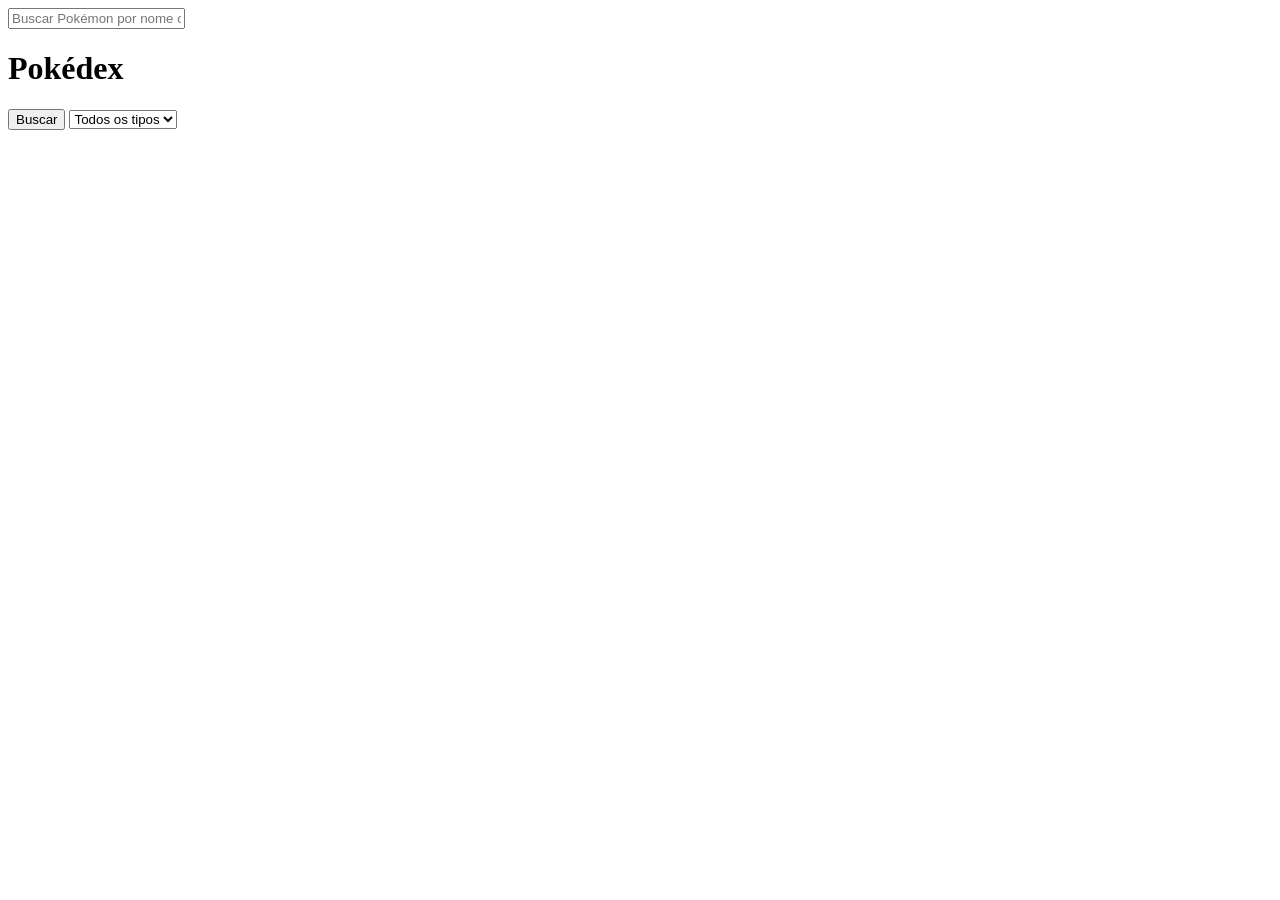
<file: aula 04/index.html>
<!DOCTYPE html>
<html lang="pt-BR">
<head>
    <meta charset="UTF-8">
    <title>Pokédex</title>
</head>
<body>

    <div class="controls">
        <input type="text" id="search" placeholder="Buscar Pokémon por nome ou ID">

        <h1>Pokédex</h1>
        <button onclick="buscarPokemon()">
            Buscar
        </button>

        <select id="typeFilter" onchange="filtrarTipo()">
            <option value="">Todos os tipos</option>
            <option value="fire">Fire</option>
            <option value="water">Water</option>
            <option value="grass">Grass</option>
            <option value="electric">Electric</option>
            <option value="psychic">Psychic</option>
            <option value="rock">Rock</option>
            <option value="ground">Ground</option>
        </select>
    </div>

    <div id="pokedex"></div>

    <script src="script.js"></script>

</body>
</html>
</file>
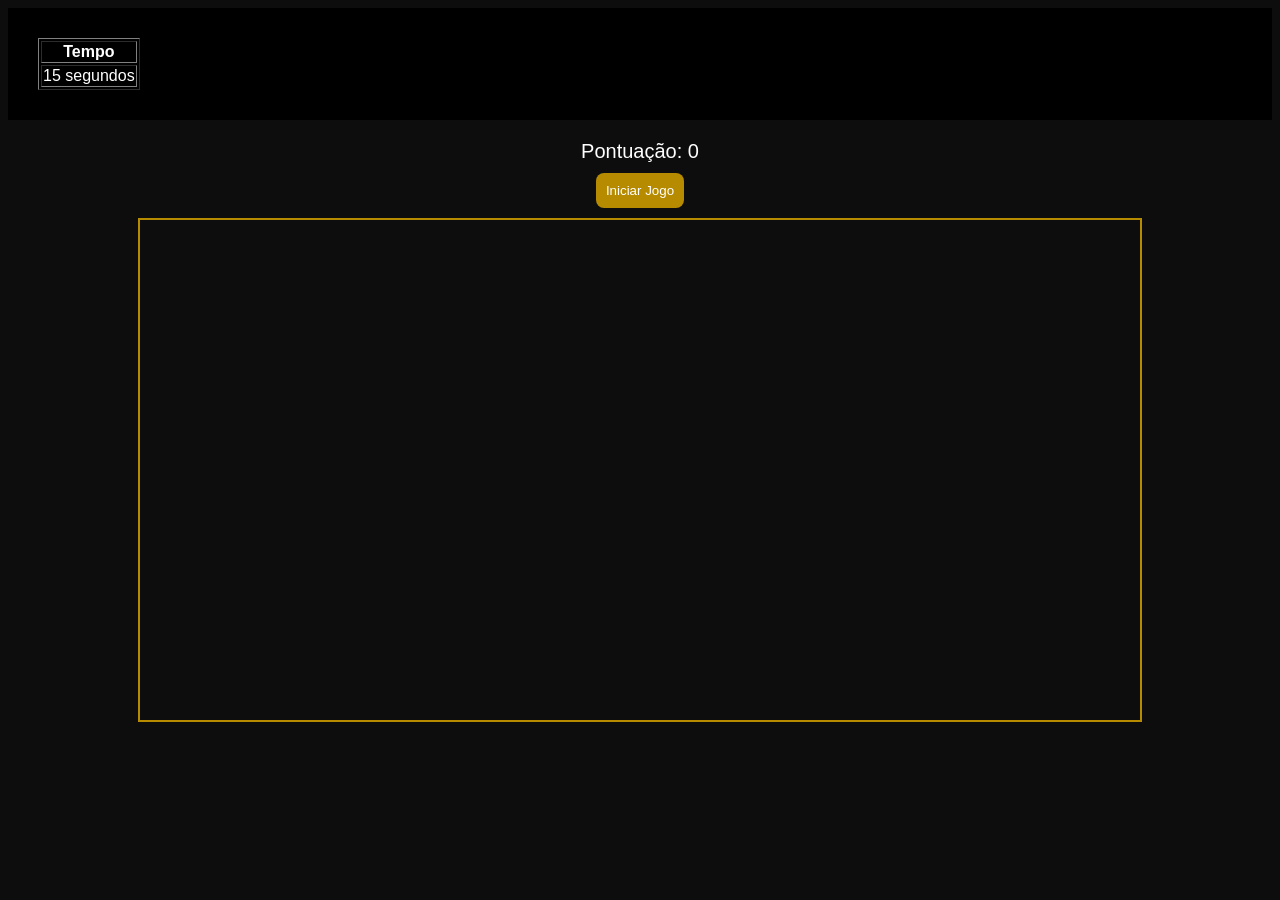
<file: aula03/index.html>
<!DOCTYPE html>
<html lang="pt-br">
<head>
    <meta charset="UTF-8">
    <title>Mask Yami</title>
    <link rel="stylesheet" href="style.css">
</head>

<body>
<header>
    <section>
        <table border="1">
            <tr>
                <th>Tempo</th>
            </tr>
            <tr>
                <td>15 segundos</td>
            </tr>
        </table>
    </section>
</header>

<main>
    <section id="game">
        <div id="pontuacao">Pontuação: 0</div>
        <button id="botaoIniciar">Iniciar Jogo</button>
        <div id="areaJogo"></div>
    </section>

</main>

<script src="script.js"></script>

</body>
</html>
</file>
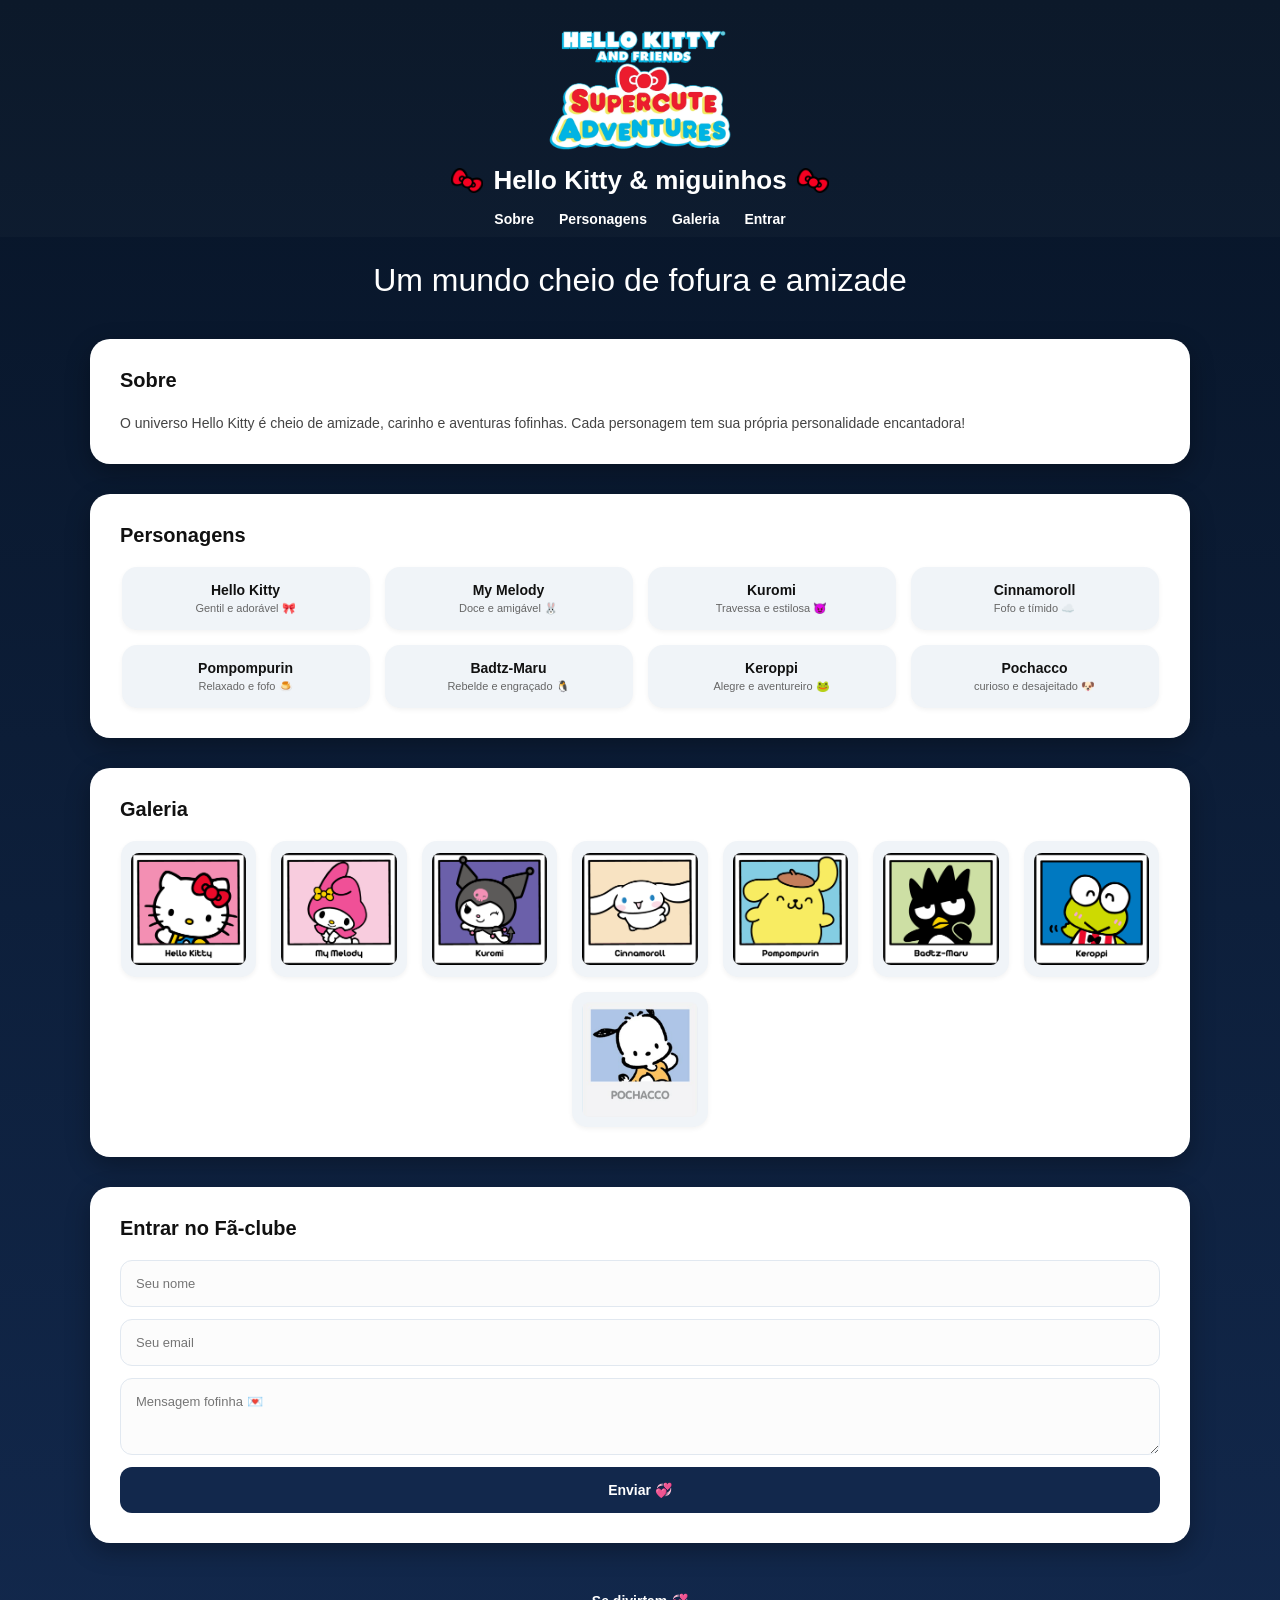
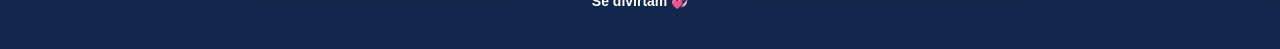
<file: Hello Kitty/index.html>
<!DOCTYPE html>
<html lang="pt-BR">
<head>
    <meta charset="UTF-8">
    <meta name="viewport" content="width=device-width, initial-scale=1.0">
    <title>Hello Kitty & miguinhos</title>
    <link rel="stylesheet" href="style.css">
</head>
<body>

    <header>
        <div class="header-container">
            <img src="logohello.png.webp" alt="Logo Hello Kitty" class="logo-grande">
            <h1>
                <img src="laço.png" alt="Laço" class="laco-titulo"> 
                Hello Kitty & miguinhos 
                <img src="laço.png" alt="Laço" class="laco-titulo">
            </h1>
            <nav>
                <a href="#sobre">Sobre</a>
                <a href="#personagens">Personagens</a>
                <a href="#galeria">Galeria</a>
                <a href="#entrar">Entrar</a>
            </nav>
        </div>
    </header>

    <main>
        <section class="banner">
            <h2>Um mundo cheio de fofura e amizade </h2>
        </section>

        <section id="sobre" class="bloco-conteudo">
            <h3>Sobre</h3>
            <p>O universo Hello Kitty é cheio de amizade, carinho e aventuras fofinhas. Cada personagem tem sua própria personalidade encantadora!</p>
        </section>

        <section id="personagens" class="bloco-conteudo">
            <h3>Personagens</h3>
            <div class="grid-botoes">
                <div class="card-btn">
                    <span class="nome-p">Hello Kitty</span>
                    <span class="desc-p">Gentil e adorável 🎀</span>
                </div>
                <div class="card-btn">
                    <span class="nome-p">My Melody</span>
                    <span class="desc-p">Doce e amigável 🐰</span>
                </div>
                <div class="card-btn">
                    <span class="nome-p">Kuromi</span>
                    <span class="desc-p">Travessa e estilosa 😈</span>
                </div>
                <div class="card-btn">
                    <span class="nome-p">Cinnamoroll</span>
                    <span class="desc-p">Fofo e tímido ☁️</span>
                </div>
                <div class="card-btn">
                    <span class="nome-p">Pompompurin</span>
                    <span class="desc-p">Relaxado e fofo 🍮</span>
                </div>
                <div class="card-btn">
                    <span class="nome-p">Badtz-Maru</span>
                    <span class="desc-p">Rebelde e engraçado 🐧</span>
                </div>
                <div class="card-btn">
                    <span class="nome-p">Keroppi</span>
                    <span class="desc-p">Alegre e aventureiro 🐸</span>
                </div>
                <div class="card-btn">
                    <span class="nome-p">Pochacco</span>
                    <span class="desc-p">curioso e desajeitado 🐶</span>
                </div>
            </div>
        </section>

        <section id="galeria" class="bloco-conteudo">
            <h3>Galeria</h3>
            <div class="grid-fotos">
                <div class="foto-box"><img src="HK.png" alt="Hello Kitty"></div>
                <div class="foto-box"><img src="MyMelody.png" alt="My Melody"></div>
                <div class="foto-box"><img src="Kuromi.png" alt="Kuromi"></div>
                <div class="foto-box"><img src="Cinna.png" alt="Cinnamoroll"></div>
                <div class="foto-box"><img src="Pompom.png" alt="Pompompurin"></div>
                <div class="foto-box"><img src="Badtz.png" alt="Badtz-Maru"></div>
                <div class="foto-box"><img src="Keroppi.png" alt="Keroppi"></div>
                <div class="foto-box"><img src="pochacco.png" alt="Pochacco"></div>
            </div>
        </section>

        <section id="entrar" class="bloco-conteudo">
            <h3>Entrar no Fã-clube</h3>
            <form class="formulario" onsubmit="return false;">
                <input type="text" placeholder="Seu nome">
                <input type="email" placeholder="Seu email">
                <textarea placeholder="Mensagem fofinha 💌" rows="3"></textarea>
                <button type="submit">Enviar 💞</button>
            </form>
        </section>
    </main>

    <footer>
        <p>Se divirtam 💞</p>
    </footer>

</body>
</html>
</file>
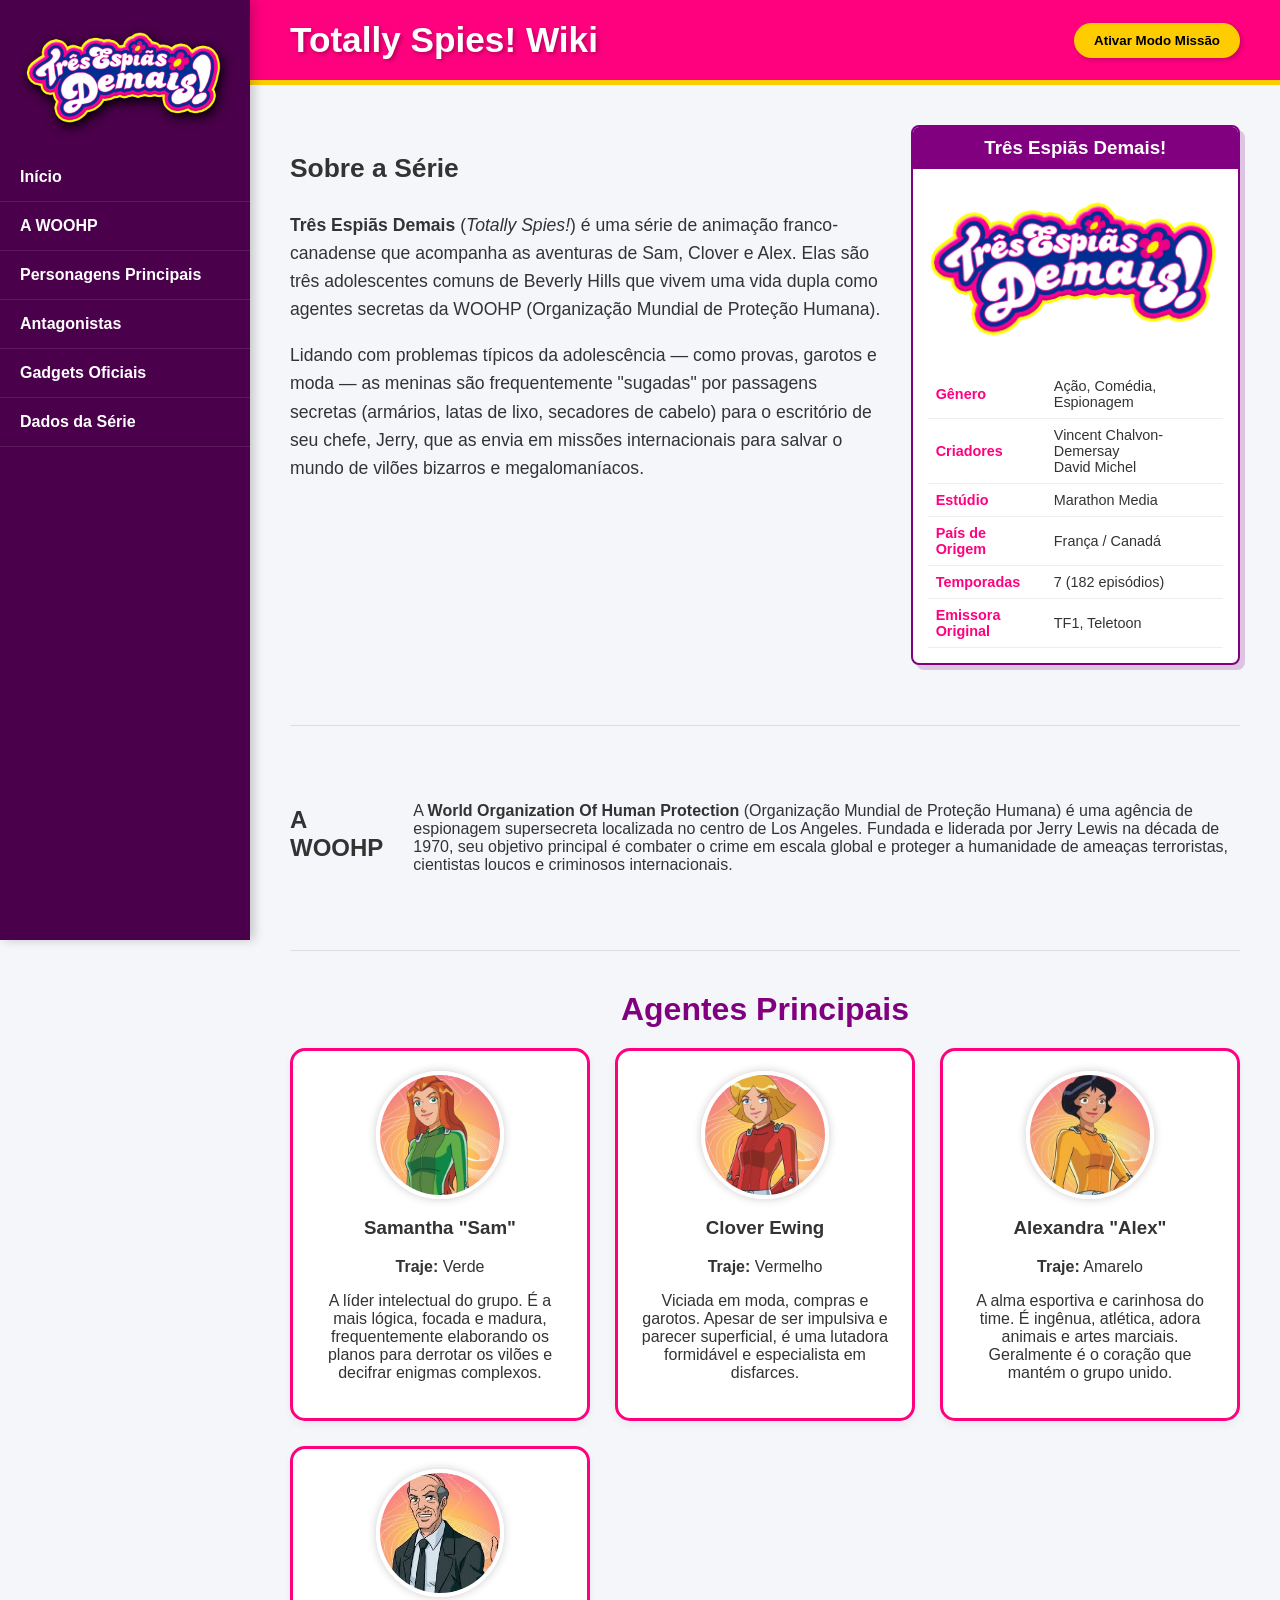
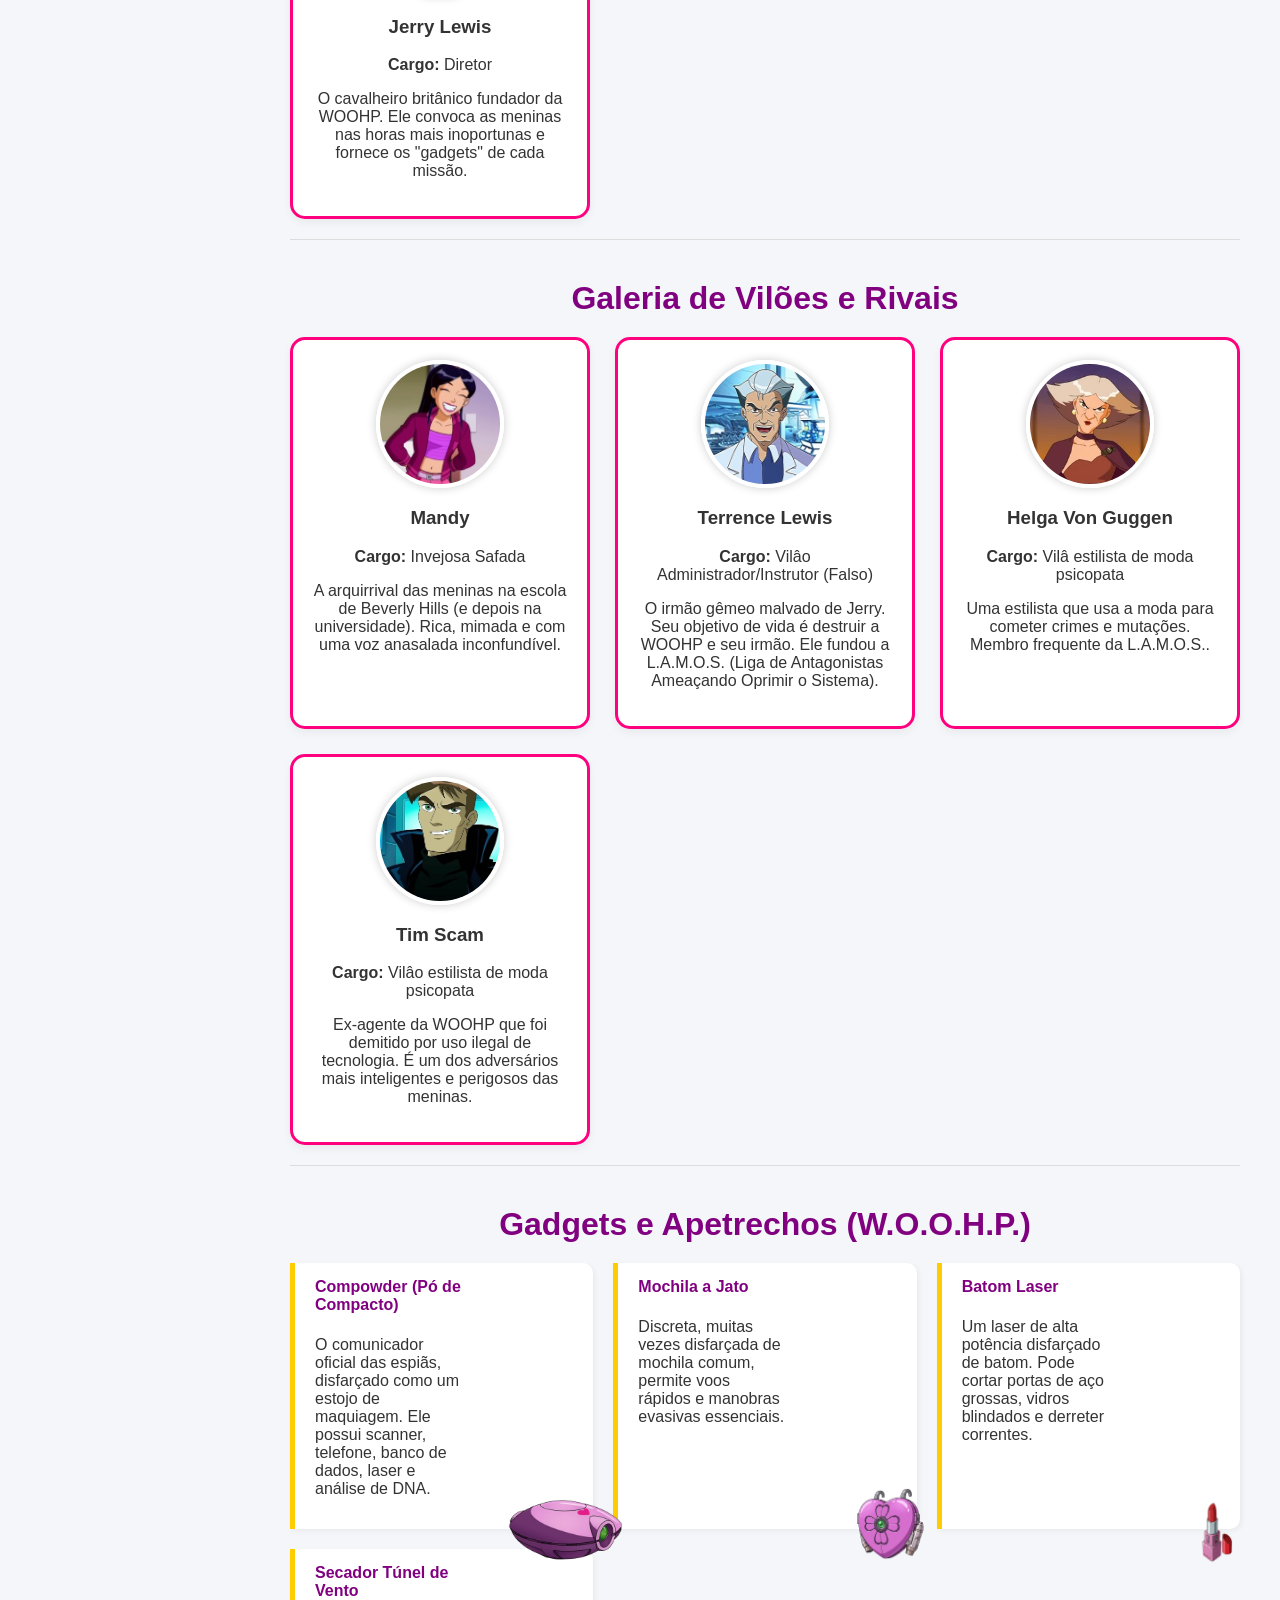
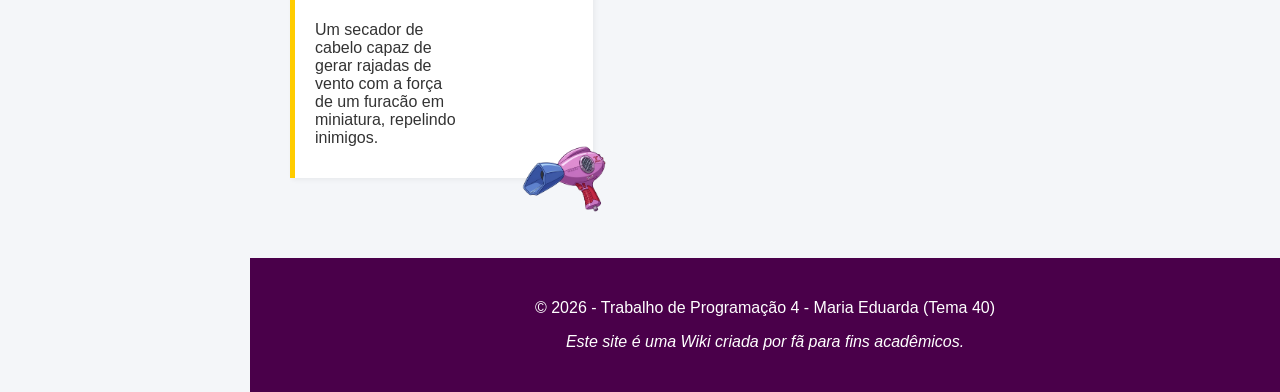
<file: Trabalho3Dmais/index.html>
<!DOCTYPE html>
<html lang="pt-br">
<head>
    <meta charset="UTF-8">
    <meta name="viewport" content="width=device-width, initial-scale=1.0">
    <title>Wiki - Três Espiãs Demais</title>
    <link rel="stylesheet" href="style.css">
</head>
<body>
    <nav class="sidebar">
        <img src="logotipo.png" alt="Logo As Espiãs Demais" id="logo">
        <ul>
            <li><a href="#introducao">Início</a></li>
            <li><a href="#woohp">A WOOHP</a></li>
            <li><a href="#personagens">Personagens Principais</a></li>
            <li><a href="#viloes">Antagonistas</a></li>
            <li><a href="#gadgets">Gadgets Oficiais</a></li>
            <li><a href="#detalhes-tecnicos">Dados da Série</a></li>
        </ul>
    </nav>

    <main class="content">
        <header>
            <h1 class="titulo-principal">Totally Spies! Wiki</h1>
            <button id="btn-dark-mode" onclick="toggleDarkMode()">Ativar Modo Missão</button>
        </header>

        <section id="introducao" class="secao-wiki">
            <div class="texto-principal">
                <h2>Sobre a Série</h2>
                <p><strong>Três Espiãs Demais</strong> (<em>Totally Spies!</em>) é uma série de animação franco-canadense que acompanha as aventuras de Sam, Clover e Alex. Elas são três adolescentes comuns de Beverly Hills que vivem uma vida dupla como agentes secretas da WOOHP (Organização Mundial de Proteção Humana).</p>
                <p>Lidando com problemas típicos da adolescência — como provas, garotos e moda — as meninas são frequentemente "sugadas" por passagens secretas (armários, latas de lixo, secadores de cabelo) para o escritório de seu chefe, Jerry, que as envia em missões internacionais para salvar o mundo de vilões bizarros e megalomaníacos.</p>
            </div>
            
            <aside class="infobox">
                <h3>Três Espiãs Demais!</h3>
                <img src="logotipo.png" alt="Pôster Três Espiãs Demais" class="img-infobox">
                <table>
                    <tr><th>Gênero</th><td>Ação, Comédia, Espionagem</td></tr>
                    <tr><th>Criadores</th><td>Vincent Chalvon-Demersay<br>David Michel</td></tr>
                    <tr><th>Estúdio</th><td>Marathon Media</td></tr>
                    <tr><th>País de Origem</th><td>França / Canadá</td></tr>
                    <tr><th>Temporadas</th><td>7 (182 episódios)</td></tr>
                    <tr><th>Emissora Original</th><td>TF1, Teletoon</td></tr>
                </table>
            </aside>
        </section>

        <hr>

        <section id="woohp" class="secao-wiki">
            <h2>A WOOHP</h2>
            <p>A <strong>World Organization Of Human Protection</strong> (Organização Mundial de Proteção Humana) é uma agência de espionagem supersecreta localizada no centro de Los Angeles. Fundada e liderada por Jerry Lewis na década de 1970, seu objetivo principal é combater o crime em escala global e proteger a humanidade de ameaças terroristas, cientistas loucos e criminosos internacionais.</p>
        </section>

        <hr>

        <h2 class="titulo-centralizado" id="personagens">Agentes Principais</h2>
        <section class="grid-personagens">
            <div class="card" onclick="expandirCard(this)">
                <img src="sam.jpg" alt="Samantha (Sam)" class="card-img">
                <h3>Samantha "Sam"</h3>
                <p><strong>Traje:</strong> Verde</p>
                <p>A líder intelectual do grupo. É a mais lógica, focada e madura, frequentemente elaborando os planos para derrotar os vilões e decifrar enigmas complexos.</p>
            </div>

            <div class="card" onclick="expandirCard(this)">
                <img src="clover.jpg" alt="Clover Ewing" class="card-img">
                <h3>Clover Ewing</h3>
                <p><strong>Traje:</strong> Vermelho</p>
                <p>Viciada em moda, compras e garotos. Apesar de ser impulsiva e parecer superficial, é uma lutadora formidável e especialista em disfarces.</p>
            </div>

            <div class="card" onclick="expandirCard(this)">
                <img src="alex.jpg" alt="Alexandra (Alex)" class="card-img">
                <h3>Alexandra "Alex"</h3>
                <p><strong>Traje:</strong> Amarelo</p>
                <p>A alma esportiva e carinhosa do time. É ingênua, atlética, adora animais e artes marciais. Geralmente é o coração que mantém o grupo unido.</p>
            </div>

            <div class="card" onclick="expandirCard(this)">
                <img src="Jerry.jpg" alt="Jerry Lewis" class="card-img">
                <h3>Jerry Lewis</h3>
                <p><strong>Cargo:</strong> Diretor</p>
                <p>O cavalheiro britânico fundador da WOOHP. Ele convoca as meninas nas horas mais inoportunas e fornece os "gadgets" de cada missão.</p>
            </div>
        </section>

        <hr>

        <h2 class="titulo-centralizado" id="viloes">Galeria de Vilões e Rivais</h2>
        <section class="grid-personagens">
              <div class="card" onclick="expandirCard(this)">
                <img src="mandy.jpg" alt="Mandy " class="card-img">
                <h3>Mandy</h3>
                <p><strong>Cargo:</strong> Invejosa Safada</p>
                <p>A arquirrival das meninas na escola de Beverly Hills (e depois na universidade). Rica, mimada e com uma voz anasalada inconfundível.</p>
            </div>

            <div class="card" onclick="expandirCard(this)">
                <img src="terrencee.jpg" alt="Terrence Lewis " class="card-img">
                <h3>Terrence Lewis</h3>
                <p><strong>Cargo:</strong> Vilâo Administrador/Instrutor (Falso)</p>
                <p>O irmão gêmeo malvado de Jerry. Seu objetivo de vida é destruir a WOOHP e seu irmão. Ele fundou a L.A.M.O.S. (Liga de Antagonistas Ameaçando Oprimir o Sistema).</p>
            </div>

              <div class="card" onclick="expandirCard(this)">
                <img src="HelgaVon.jpg" alt="Helga Von Guggen" class="card-img">
                <h3>Helga Von Guggen</h3>
                <p><strong>Cargo:</strong> Vilâ estilista de moda psicopata</p>
                <p>Uma estilista que usa a moda para cometer crimes e mutações. Membro frequente da L.A.M.O.S..</p>
            </div>

                <div class="card" onclick="expandirCard(this)">
                <img src="TimScam.jpg" alt="Tim Scam" class="card-img">
                <h3>Tim Scam</h3>
                <p><strong>Cargo:</strong> Vilâo estilista de moda psicopata</p>
                <p>Ex-agente da WOOHP que foi demitido por uso ilegal de tecnologia. É um dos adversários mais inteligentes e perigosos das meninas.</p>
            </div>
            
        </section>

        <hr>
<h2 class="titulo-centralizado" id="gadgets">
    Gadgets e Apetrechos (W.O.O.H.P.)
</h2>

<section class="grid-gadgets">

    <div class="gadget-item">

        <img src="compacto.png"
             alt="Compowder"
             class="gadget-img inferior-direita">

        <h4>Compowder (Pó de Compacto)</h4>

        <p>
            O comunicador oficial das espiãs,
            disfarçado como um estojo de maquiagem.
            Ele possui scanner, telefone, banco de dados,
            laser e análise de DNA.
        </p>

    </div>

    <div class="gadget-item">

        <img src="mochila-jato.png"
             alt="Mochila a Jato"
             class="gadget-img inferior-direita">

        <h4>Mochila a Jato</h4>

        <p>
            Discreta, muitas vezes disfarçada de mochila comum,
            permite voos rápidos e manobras evasivas essenciais.
        </p>

    </div>

    <div class="gadget-item">

        <img src="batom-laser.png"
             alt="Batom Laser"
             class="gadget-img inferior-direita">

        <h4>Batom Laser</h4>

        <p>
            Um laser de alta potência disfarçado de batom.
            Pode cortar portas de aço grossas,
            vidros blindados e derreter correntes.
        </p>

    </div>

    <div class="gadget-item">

        <img src="secador.png"
             alt="Secador Túnel de Vento"
             class="gadget-img inferior-direita">

        <h4>Secador Túnel de Vento</h4>

        <p>
            Um secador de cabelo capaz de gerar rajadas de vento
            com a força de um furacão em miniatura,
            repelindo inimigos.
        </p>

    </div>

</section>

        <footer>
            <p>&copy; 2026 - Trabalho de Programação 4 - Maria Eduarda (Tema 40)</p>
            <p><em>Este site é uma Wiki criada por fã para fins acadêmicos.</em></p>
        </footer>
    </main>

    <script src="script.js"></script>
</body>
</html>
</file>
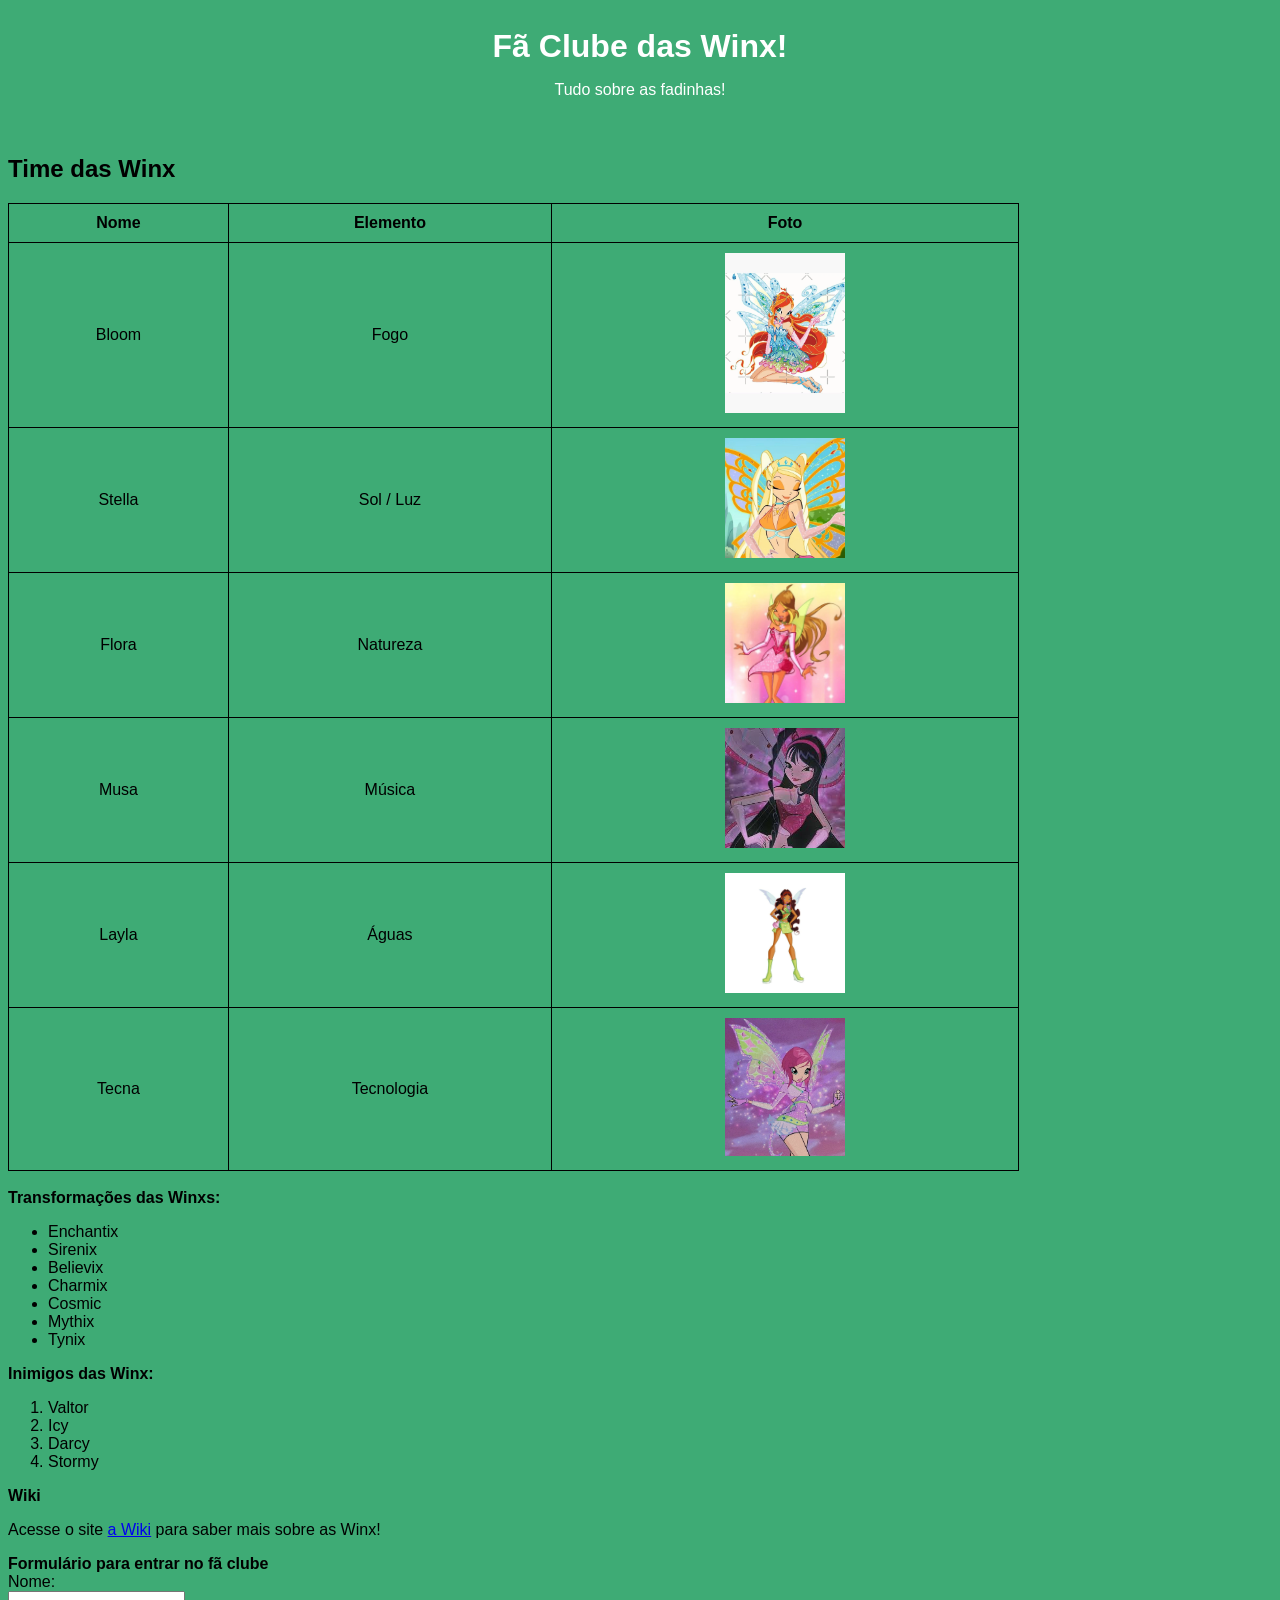
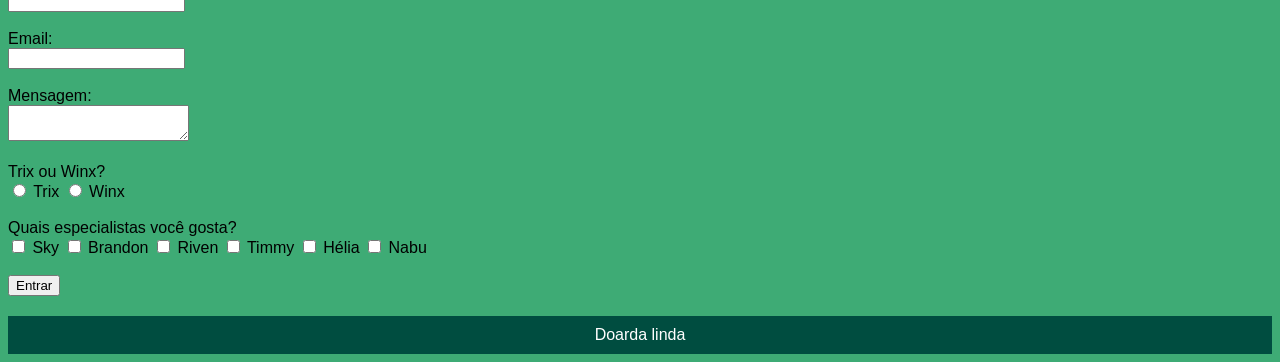
<file: winx/winx.html>
<!DOCTYPE html>
<html lang="pt-br">
<head>
<meta charset="UTF-8">
<title>Fã Clube das Winx</title>

<style>

body{
background-color:#3eab75;
font-family: Arial;
}

header{
text-align:center;
color:white;
padding:20px;
}

h1{
margin:0;
}

h2{
color:black;
}

table{
width:80%;
border-collapse:collapse;
}

table, th, td{
border:1px solid black;
}

th, td{
padding:10px;
text-align:center;
color:black;
}

footer{
background-color:#004d40;
color:white;
text-align:center;
padding:10px;
margin-top:20px;
}

</style>
</head>

<body>

<header>
<h1>Fã Clube das Winx!</h1>
<p>Tudo sobre as fadinhas!</p>
</header>

<h2>Time das Winx</h2>

<table>

<tr>
<th>Nome</th>
<th>Elemento</th>
<th>Foto</th>
</tr>

<tr>
<td>Bloom</td>
<td>Fogo</td>
<td><img src="boom.png" width="120"></td>
</tr>

<tr>
<td>Stella</td>
<td>Sol / Luz</td>
<td><img src="stella.png" width="120"></td>
</tr>

<tr>
<td>Flora</td>
<td>Natureza</td>
<td><img src="flora.png" width="120"></td>
</tr>

<tr>
<td>Musa</td>
<td>Música</td>
<td><img src="musa.png" width="120"></td>
</tr>

<tr>
<td>Layla</td>
<td>Águas</td>
<td><img src="layla.png" width="120"></td>
</tr>

<tr>
<td>Tecna</td>
<td>Tecnologia</td>
<td><img src="tecna.png" width="120"></td>
</tr>

</table>

<br>

<b>Transformações das Winxs:</b>

<ul>
<li>Enchantix</li>
<li>Sirenix</li>
<li>Believix</li>
<li>Charmix</li>
<li>Cosmic</li>
<li>Mythix</li>
<li>Tynix</li>
</ul>

<b>Inimigos das Winx:</b>

<ol>
<li>Valtor</li>
<li>Icy</li>
<li>Darcy</li>
<li>Stormy</li>
</ol>

<b>Wiki</b>

<p>
Acesse o site <a href="https://winx.fandom.com">a Wiki</a> para saber mais sobre as Winx!
</p>

<b>Formulário para entrar no fã clube</b>

<form>

Nome:<br>
<input type="text"><br><br>

Email:<br>
<input type="email"><br><br>

Mensagem:<br>
<textarea></textarea><br><br>

Trix ou Winx?<br>
<input type="radio" name="grupo"> Trix
<input type="radio" name="grupo"> Winx
<br><br>

Quais especialistas você gosta?<br>

<input type="checkbox"> Sky
<input type="checkbox"> Brandon
<input type="checkbox"> Riven
<input type="checkbox"> Timmy
<input type="checkbox"> Hélia
<input type="checkbox"> Nabu

<br><br>

<input type="submit" value="Entrar">

</form>

<footer>
Doarda linda
</footer>

</body>
</html>
</file>
<file: aula03/style.css>
body {
    background-color: #0d0d0d;
    color: white;
    font-family: Arial, sans-serif;
    text-align: center;
    cursor: crosshair; /* obrigatório */
}

header, footer {
    background-color: black;
    padding: 10px;
}

section {
    margin: 20px;
}

#areaJogo {
    position: relative;
    width: 1000px;
    height: 500px;
    margin: auto;
    border: 2px solid rgb(182, 139, 0);
    overflow: hidden;
}

.inimigo {
    position: absolute;
    width: 60px;
    height: 60px;
    cursor: pointer;
    transition: transform 0.2s;
}

.inimigo:hover {
    transform: scale(1.2);
}

#pontuacao {
    margin: 10px;
    font-size: 20px;
}

button {
    padding: 10px;
    background-color: rgb(182, 139, 0);;
    color: white;
    border: none;
    border-radius: 8px;
    margin-bottom: 10px;
}

button:hover {
    background-color: rgb(182, 139, 0);;
}
</file>
<file: Hello Kitty/style.css>
* {
    box-sizing: border-box;
    margin: 0;
    padding: 0;
    font-family: 'Arial', sans-serif;
}

body {
    background-color: #0b1d3a;
    background: linear-gradient(to bottom, #071426 0%, #12284c 100%);
    min-height: 100vh;
    color: #555555;
    padding-bottom: 20px;
}

header {
    background-color: rgba(255, 255, 255, 0.02);
    padding: 30px 20px 10px 20px;
}

.header-container {
    display: flex;
    flex-direction: column;
    align-items: center;
    text-align: center;
    max-width: 1100px;
    margin: 0 auto;
    gap: 15px;
}

.logo-grande {
    height: 120px;
    width: auto;
    object-fit: contain;
}

header h1 {
    color: #ffffff;
    font-size: 26px;
    font-weight: bold;
    display: flex;
    align-items: center;
    justify-content: center;
    gap: 10px;
}

.laco-titulo {
    height: 26px;
    width: auto;
    object-fit: contain;
}

nav {
    display: flex;
    justify-content: center;
    gap: 25px;
}

nav a {
    color: #ffffff;
    text-decoration: none;
    font-size: 14px;
    font-weight: bold;
    transition: opacity 0.2s;
}

nav a:hover {
    opacity: 0.8;
}

.banner {
    text-align: center;
    padding: 25px 20px 40px 20px;
}

.banner h2 {
    color: #ffffff;
    font-size: 32px;
    font-weight: normal;
}

.bloco-conteudo {
    background-color: #ffffff;
    max-width: 1100px;
    margin: 0 auto 30px auto;
    padding: 30px;
    border-radius: 20px;
    box-shadow: 0 8px 25px rgba(0, 0, 0, 0.3);
}

.bloco-conteudo h3 {
    font-size: 20px;
    color: #111111;
    margin-bottom: 20px;
    font-weight: bold;
}

.bloco-conteudo p {
    font-size: 14px;
    line-height: 1.6;
    color: #444444;
}

.grid-botoes {
    display: flex;
    flex-wrap: wrap;
    gap: 15px;
    justify-content: center;
}

.card-btn {
    background-color: #f0f4f8;
    padding: 15px;
    border-radius: 15px;
    width: calc(25% - 12px);
    min-width: 160px;
    display: flex;
    flex-direction: column;
    align-items: center;
    justify-content: center;
    text-align: center;
    box-shadow: 0 2px 5px rgba(0,0,0,0.05);
    cursor: pointer;
    transition: transform 0.2s, background-color 0.2s;
}

.card-btn:hover {
    transform: scale(1.02);
    background-color: #e1e8f0;
}

.nome-p {
    color: #111111;
    font-weight: bold;
    font-size: 14px;
    margin-bottom: 4px;
}

.desc-p {
    color: #666666;
    font-size: 11px;
}

.grid-fotos {
    display: flex;
    flex-wrap: wrap;
    gap: 15px;
    justify-content: center;
}

.foto-box {
    background-color: #f0f4f8;
    width: calc(14.28% - 13px);
    aspect-ratio: 1 / 1;
    min-width: 110px;
    border-radius: 15px;
    display: flex;
    justify-content: center;
    align-items: center;
    padding: 10px;
    overflow: hidden;
    box-shadow: 0 2px 5px rgba(0,0,0,0.05);
}

.foto-box img {
    max-width: 100%;
    max-height: 100%;
    object-fit: contain;
    border-radius: 8px;
}

.formulario {
    display: flex;
    flex-direction: column;
    gap: 12px;
}

.formulario input, .formulario textarea {
    width: 100%;
    padding: 15px;
    border: 1px solid #e1e8f0;
    background-color: #fcfcfc;
    border-radius: 12px;
    font-size: 13px;
    color: #333333;
    outline: none;
}

.formulario input:focus, .formulario textarea:focus {
    border-color: #0b1d3a;
    background-color: #ffffff;
}

.formulario button {
    background-color: #12284c;
    color: #ffffff;
    border: none;
    padding: 15px;
    border-radius: 12px;
    font-size: 14px;
    font-weight: bold;
    cursor: pointer;
    transition: background-color 0.2s;
}

.formulario button:hover {
    background-color: #071426;
}

footer {
    text-align: center;
    padding: 20px;
    margin-top: 10px;
}

footer p {
    color: #ffffff;
    font-size: 14px;
    font-weight: bold;
}

@media (max-width: 768px) {
    .card-btn {
        width: calc(50% - 8px);
    }
    .foto-box {
        width: calc(25% - 12px);
    }
}
</file>
<file: Trabalho3Dmais/style.css>
:root {
    --rosa-choque: #ff007f;
    --roxo-escuro: #4a004a;
    --roxo-claro: #800080;
    --amarelo: #ffcc00;
    --bg-light: #f4f6f9;
    --text-light: #333;
    --bg-dark: #121212;
    --bg-dark-card: #1e1e1e;
    --text-dark: #e0e0e0;
}

body {
    font-family: 'Segoe UI', Tahoma, Geneva, Verdana, sans-serif;
    background-color: var(--bg-light);
    color: var(--text-light);
    margin: 0;
    padding: 0;
    display: flex;
    transition: background-color 0.4s, color 0.4s;
}

/* ================= SIDEBAR ================= */
.sidebar {
    width: 250px;
    background-color: var(--roxo-escuro);
    color: white;
    height: 100vh;
    position: fixed;
    top: 0;
    left: 0;
    padding: 20px 0;
    box-shadow: 4px 0 10px rgba(0,0,0,0.2);
    z-index: 100;
}

#logo {
    width: 80%;
    display: block;
    margin: 0 auto 20px auto;
    filter: drop-shadow(2px 4px 6px black);
}

.sidebar ul {
    list-style: none;
    padding: 0;
    margin: 0;
}

.sidebar ul li {
    border-bottom: 1px solid rgba(255,255,255,0.1);
}

.sidebar ul li a {
    color: white;
    text-decoration: none;
    display: block;
    padding: 15px 20px;
    font-weight: bold;
    transition: background-color 0.3s, padding-left 0.3s;
}

.sidebar ul li a:hover {
    background-color: var(--rosa-choque);
    padding-left: 25px;
}

/* ================= CONTEÚDO PRINCIPAL ================= */
.content {
    margin-left: 250px;
    width: calc(100% - 250px);
    padding: 0;
}

header {
    background-color: var(--rosa-choque);
    padding: 20px 40px;
    display: flex;
    justify-content: space-between;
    align-items: center;
    border-bottom: 5px solid var(--amarelo);
}

.titulo-principal {
    color: white;
    margin: 0;
    font-size: 2.2em;
    text-shadow: 2px 2px 4px rgba(0,0,0,0.3);
}

/* Botão Dark Mode */
#btn-dark-mode {
    background-color: var(--amarelo);
    color: #000;
    border: none;
    padding: 10px 20px;
    border-radius: 20px;
    font-weight: bold;
    cursor: pointer;
    box-shadow: 2px 2px 5px rgba(0,0,0,0.2);
    transition: transform 0.2s, background-color 0.3s;
}

#btn-dark-mode:hover {
    transform: scale(1.05);
}

/* ================= ESTRUTURA WIKI ================= */
.secao-wiki {
    display: flex;
    justify-content: space-between;
    padding: 40px;
    gap: 30px;
}

.texto-principal {
    flex: 2;
    line-height: 1.6;
    font-size: 1.1em;
}

hr {
    border: 0;
    height: 1px;
    background: #ddd;
    margin: 20px 40px;
}

/* Infobox */
.infobox {
    flex: 1;
    background-color: white;
    border: 2px solid var(--roxo-claro);
    border-radius: 8px;
    padding: 15px;
    box-shadow: 5px 5px 0px rgba(128, 0, 128, 0.2);
    align-self: flex-start;
}

.infobox h3 {
    text-align: center;
    background-color: var(--roxo-claro);
    color: white;
    margin: -15px -15px 15px -15px;
    padding: 10px;
    border-radius: 6px 6px 0 0;
}

.img-infobox {
    width: 100%;
    border-radius: 5px;
    margin-bottom: 15px;
}

.infobox table {
    width: 100%;
    border-collapse: collapse;
    font-size: 0.9em;
}

.infobox th {
    text-align: left;
    padding: 8px;
    border-bottom: 1px solid #eee;
    color: var(--rosa-choque);
    width: 40%;
}

.infobox td {
    padding: 8px;
    border-bottom: 1px solid #eee;
}

/* ================= GRIDS E CARDS ================= */
.titulo-centralizado {
    text-align: center;
    color: var(--roxo-claro);
    margin: 40px 0 20px 0;
    font-size: 2em;
}

.grid-personagens {
    display: grid;
    grid-template-columns: repeat(auto-fit, minmax(220px, 1fr));
    gap: 25px;
    padding: 0 40px;
}

.card {
    background-color: white;
    border: 3px solid var(--rosa-choque);
    border-radius: 15px;
    padding: 20px;
    text-align: center;
    cursor: pointer;
    transition: all 0.3s ease;
    box-shadow: 0 4px 8px rgba(0,0,0,0.05);
}

.card:hover {
    transform: translateY(-8px);
    box-shadow: 0 12px 20px rgba(0,0,0,0.15);
}

.card.vilao {
    border-color: #555;
}

/* Estilo para as novas imagens de card */
.card-img {
    height: 120px;
    width: 120px;
    border-radius: 50%; /* Mantém o visual circular */
    margin: 0 auto 15px auto;
    border: 4px solid #fff;
    box-shadow: 0 0 10px rgba(0,0,0,0.2);
    object-fit: cover; /* Garante que a imagem preencha o círculo sem distorção */
    display: block; /* Garante o alinhamento central */
}

/* Estilo para placeholders circulares neutros de vilões */
.card-img-placeholder.vilao-neutral {
    height: 120px;
    width: 120px;
    border-radius: 50%;
    margin: 0 auto 15px auto;
    border: 4px solid #fff;
    box-shadow: 0 0 10px rgba(0,0,0,0.2);
    background: linear-gradient(135deg, #4a004a, #000); /* Cor de vilão */
}

.grid-gadgets {
    display: grid;
    grid-template-columns: repeat(auto-fit, minmax(250px, 1fr));
    gap: 20px;
    padding: 0 40px 40px 40px;
}

.gadget-item {
    background: white;
    border-left: 5px solid var(--amarelo);
    padding: 15px 20px;
    border-radius: 0 10px 10px 0;
    box-shadow: 2px 2px 5px rgba(0,0,0,0.05);
}

.gadget-item h4 {
    color: var(--roxo-claro);
    margin-top: 0;
}

/* ================= FOOTER ================= */
footer {
    background-color: var(--roxo-escuro);
    color: white;
    text-align: center;
    padding: 25px;
    margin-top: 40px;
}

/* ================= MODO ESCURO (MISSÃO) ================= */
body.dark-mode {
    background-color: var(--bg-dark);
    color: var(--text-dark);
}

body.dark-mode .infobox, 
body.dark-mode .card, 
body.dark-mode .gadget-item {
    background-color: var(--bg-dark-card);
    color: var(--text-dark);
    border-color: var(--roxo-claro);
}

body.dark-mode hr {
    background: #333;
}

body.dark-mode .infobox th, 
body.dark-mode .infobox td {
    border-color: #333;
}

body.dark-mode header {
    background-color: #111;
    border-bottom: 5px solid var(--roxo-claro);
}
/* ================= GADGETS 3D ================= */

.gadget-item {
    position: relative;

    overflow: visible;

    background: white;
    border-left: 5px solid var(--amarelo);

    border-radius: 0 10px 10px 0;

    box-shadow: 2px 2px 5px rgba(0,0,0,0.05);

    transition:
        transform 0.3s ease,
        border-left 0.3s ease,
        box-shadow 0.3s ease;
}

/* HOVER DO CARD */

.gadget-item:hover {

    transform:
        translateY(-8px)
        scale(1.02);

    border-left: 5px solid var(--rosa-choque);

    box-shadow:
        0 20px 35px rgba(0,0,0,0.18);
}

/* TEXTO */

.gadget-item h4,
.gadget-item p {
    padding-right: 110px;
}

/* IMAGENS */

.gadget-img {

    position: absolute;

    width: 125px;

    z-index: 10;

    opacity: 1;

    pointer-events: none;

    transition:
        transform 0.5s ease,
        filter 0.5s ease;
}

/* POSIÇÕES */

.superior-direita {
    top: -35px;
    right: -35px;
}

.inferior-direita {
    bottom: -35px;
    right: -35px;
}

/* EFEITO 3D */

.gadget-item:hover .gadget-img {

    transform:
        scale(1.25)
        rotate(-12deg)
        translateY(-12px);

    filter:
        drop-shadow(0 18px 20px rgba(0,0,0,0.35))
        drop-shadow(0 0 18px rgba(255,0,127,0.7));
}
</file>
